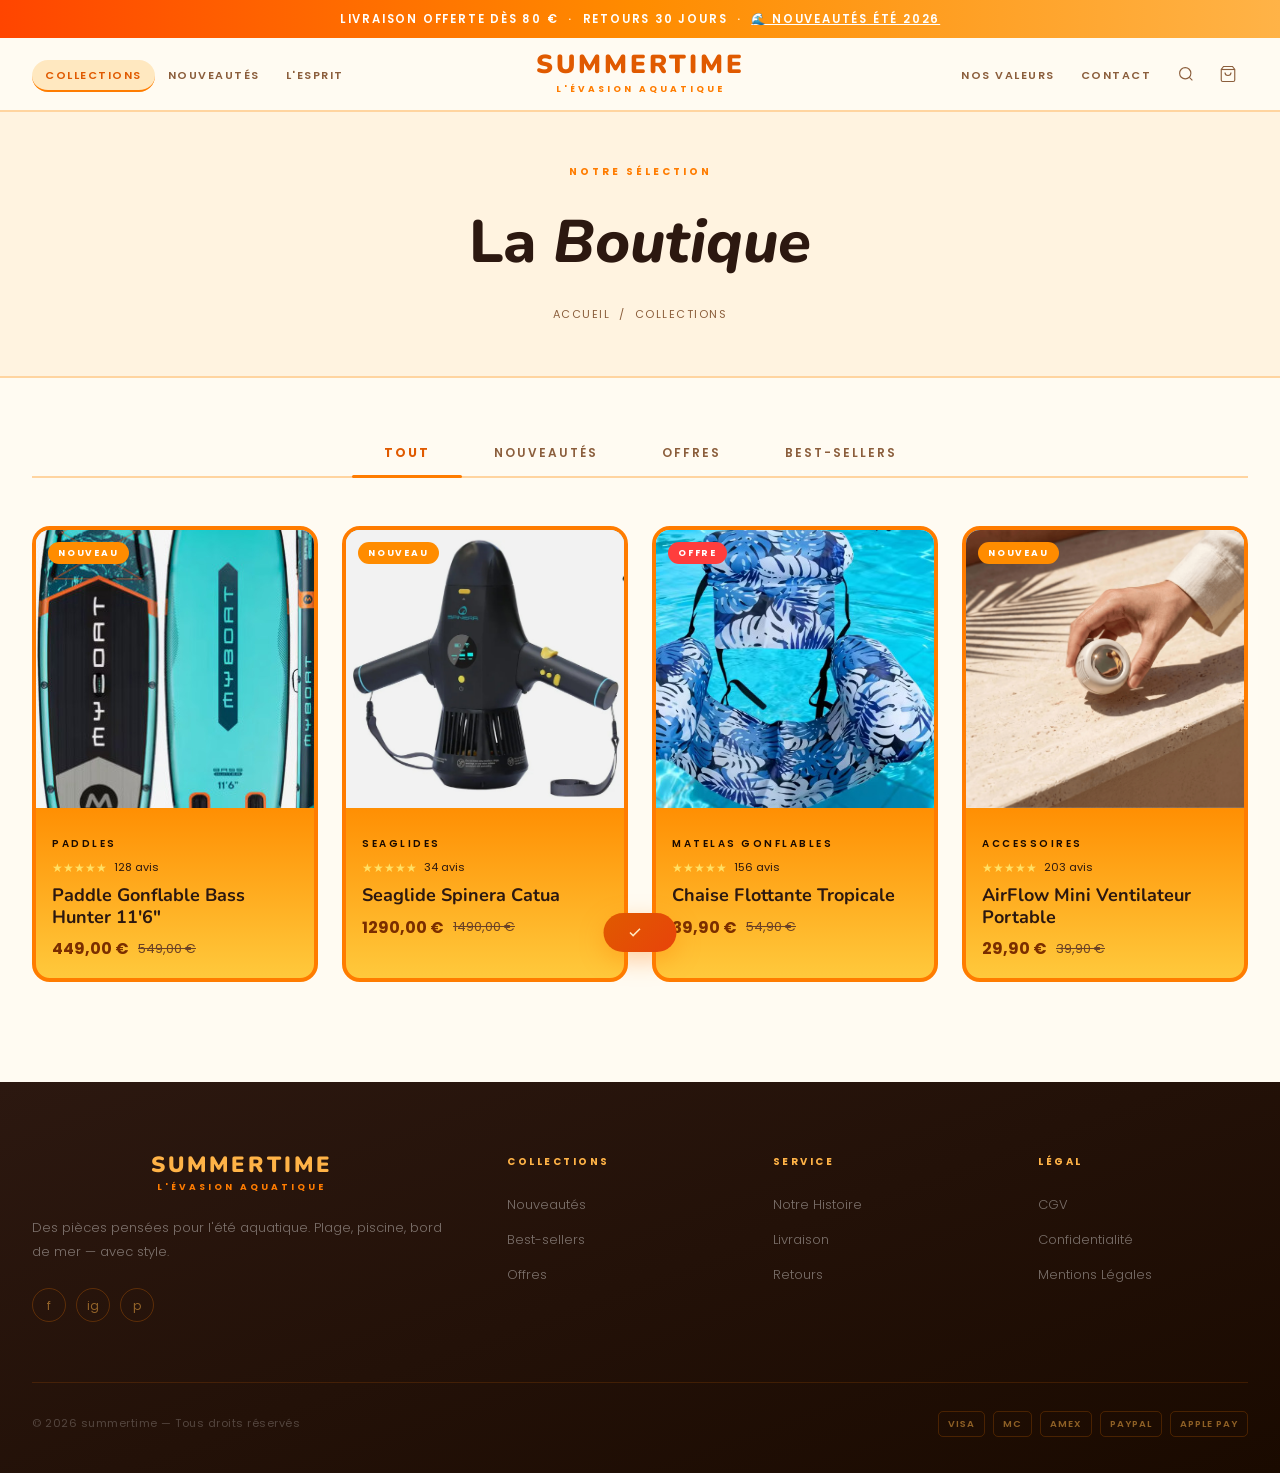
<file: boutique.html>
<!DOCTYPE html>
<html lang="fr">
<head>
<meta charset="UTF-8"><meta name="viewport" content="width=device-width,initial-scale=1.0">
<title>Boutique — summertime</title>
<link rel="preconnect" href="https://fonts.googleapis.com">
<link href="https://fonts.googleapis.com/css2?family=Nunito:wght@400;600;700;800;900&family=Poppins:wght@300;400;500;600&display=swap" rel="stylesheet">
<style>
:root{--cream:#FFF3E0;--ivory:#FFFBF2;--gold:#FF7C00;--gold-lt:#FFB347;--gold-dk:#E05A00;--charcoal:#2C1810;--stone:#8B5E3C;--pebble:#C49A6C;--blush:#FFE8C0;--border:#FFD4A0;--ocean:#E8430A;--teal:#FF8C00;--coral:#FF3D3D;--sand:#FFE4B5;--radius:10px;--t:.28s cubic-bezier(.4,0,.2,1);--max:1360px;
--palm:url("data:image/svg+xml,%3Csvg xmlns='http://www.w3.org/2000/svg' width='180' height='180' viewBox='0 0 180 180'%3E%3Cg opacity='.12' stroke='%23C47800' stroke-width='2.5' fill='none' stroke-linecap='round'%3E%3Cpath d='M95 165 Q98 138 100 108'/%3E%3Cpath d='M100 108 Q70 72 32 66'/%3E%3Cpath d='M100 108 Q118 65 148 52'/%3E%3Cpath d='M100 108 Q88 68 74 35'/%3E%3Cpath d='M100 108 Q128 82 158 88'/%3E%3Cpath d='M100 108 Q62 90 22 95'/%3E%3Ccircle cx='100' cy='107' r='4' fill='%23C47800'/%3E%3C/g%3E%3C/svg%3E");}
*,*::before,*::after{box-sizing:border-box;margin:0;padding:0}
html{scroll-behavior:smooth;font-size:15px}
body{font-family:'Poppins',sans-serif;background:var(--ivory);color:var(--charcoal);-webkit-font-smoothing:antialiased;line-height:1.6}

/* ANNOUNCE */
.announce{background:linear-gradient(90deg,#FF4500,#FF8C00,#FFB347);color:#fff;text-align:center;padding:10px 24px;font-size:11.5px;letter-spacing:1.8px;text-transform:uppercase;font-weight:600}
.announce a{color:#fff;text-decoration:underline}

/* HEADER */
.site-header{position:sticky;top:0;z-index:100;background:rgba(255,251,242,.97);backdrop-filter:blur(14px);border-bottom:2px solid var(--border);transition:box-shadow var(--t)}
.site-header.scrolled{box-shadow:0 2px 24px rgba(255,124,0,.13)}
.header-inner{max-width:var(--max);margin:0 auto;display:grid;grid-template-columns:1fr auto 1fr;align-items:center;padding:0 32px;height:72px}
.nav-left,.nav-right{display:flex;align-items:center;gap:2px}
.nav-right{justify-content:flex-end}
.site-nav a{font-size:11px;letter-spacing:1.5px;text-transform:uppercase;color:var(--stone);text-decoration:none;font-weight:600;padding:7px 13px;border-radius:20px;transition:color var(--t),background var(--t)}
.site-nav a:hover,.site-nav a.active{color:var(--gold-dk);background:var(--blush)}
.site-nav a.active{border-bottom:2px solid var(--gold)}
.logo{text-align:center;text-decoration:none;color:var(--charcoal);display:block}
.logo-main{font-family:'Nunito',sans-serif;font-size:26px;font-weight:900;letter-spacing:3px;text-transform:uppercase;display:block;line-height:1;color:var(--gold-dk)}
.logo-sub{font-size:9px;letter-spacing:3px;text-transform:uppercase;color:var(--gold);font-weight:700;display:block;margin-top:4px}
.header-actions{display:flex;align-items:center;gap:2px}
.btn-icon{width:40px;height:40px;border:none;background:none;border-radius:20px;cursor:pointer;display:flex;align-items:center;justify-content:center;color:var(--stone);position:relative;transition:color var(--t),background var(--t)}
.btn-icon:hover{color:var(--gold-dk);background:var(--blush)}
.btn-icon svg{width:18px;height:18px;stroke-width:1.5}
.cart-badge{position:absolute;top:6px;right:6px;width:16px;height:16px;border-radius:50%;background:var(--coral);color:#fff;font-size:9px;font-weight:700;display:flex;align-items:center;justify-content:center;opacity:0;transform:scale(0);transition:all .2s cubic-bezier(.34,1.56,.64,1)}
.cart-badge.visible{opacity:1;transform:scale(1)}
.hamburger{display:none}

/* PAGE HERO */
.page-hero{background:var(--cream);border-bottom:2px solid var(--border);padding:52px 32px;text-align:center}
.label{font-size:10px;letter-spacing:3px;text-transform:uppercase;color:var(--gold);font-weight:700;margin-bottom:14px;display:block}
.page-hero h1{font-family:'Nunito',sans-serif;font-size:clamp(36px,5vw,60px);font-weight:800}
.page-hero h1 em{font-style:italic}
.breadcrumb{margin-top:16px;font-size:11px;letter-spacing:1.5px;text-transform:uppercase;color:var(--stone)}
.breadcrumb a{color:var(--stone);text-decoration:none}
.breadcrumb a:hover{color:var(--gold)}

/* FILTERS */
.shop-wrap{max-width:var(--max);margin:0 auto;padding:0 32px 100px}
.filters{display:flex;justify-content:center;gap:0;border-bottom:2px solid var(--border);margin:52px 0 48px}
.f-btn{padding:14px 32px;border:none;background:none;font-size:12px;letter-spacing:2px;text-transform:uppercase;color:var(--stone);cursor:pointer;font-weight:600;font-family:'Poppins',sans-serif;position:relative;transition:color var(--t)}
.f-btn::after{content:'';position:absolute;bottom:-2px;left:0;right:0;height:3px;background:var(--gold);border-radius:2px;transform:scaleX(0);transition:transform var(--t)}
.f-btn:hover{color:var(--gold-dk)}
.f-btn.active{color:var(--gold-dk);font-weight:700}
.f-btn.active::after{transform:scaleX(1)}

/* GRID */
.prod-grid{display:grid;grid-template-columns:repeat(4,1fr);gap:32px 24px}
.prod-card{cursor:pointer;background:linear-gradient(180deg,#1FA9E0 0%,#1FA9E0 14%,#FF8C00 60%,#FFC93C 100%);border-radius:18px;padding:0;border:4px solid #FF7C00;overflow:hidden;transition:box-shadow var(--t),transform var(--t)}
.prod-card>.p-cat,.prod-card>.p-rating,.prod-card>.p-name,.prod-card>.p-price{padding-left:16px;padding-right:16px}
.prod-card>.p-cat{padding-top:14px}
.prod-card>.p-price{padding-bottom:16px}
.prod-card .p-cat{color:#1A0A00}.prod-card .revs{color:#2C1810}.prod-card .p-name{color:#2C1810}.prod-card .price-c{color:#7A2E00}.prod-card .price-o{color:#6B4226}.prod-card .stars{color:#FFE066}
.prod-card:hover{box-shadow:0 8px 32px rgba(255,124,0,.18);transform:translateY(-3px)}
.prod-card:hover .prod-img-in{transform:scale(1.05)}
.prod-card:hover .prod-over{opacity:1}
.prod-img{position:relative;aspect-ratio:1/1;overflow:hidden;margin-bottom:14px;background:#fff}
.prod-img-in{position:absolute;inset:0;overflow:hidden;transition:transform .55s cubic-bezier(.4,0,.2,1)}
.prod-img-in img{width:100%;height:100%;object-fit:cover;display:block}
.prod-over{position:absolute;inset:0;background:rgba(44,24,16,.25);opacity:0;transition:opacity var(--t);display:flex;align-items:flex-end;padding:16px}
.prod-quick{width:100%;padding:13px;background:var(--ivory);border:none;font-size:11px;letter-spacing:2px;text-transform:uppercase;font-weight:600;cursor:pointer;color:var(--charcoal);transition:all var(--t);font-family:'Poppins',sans-serif;border-radius:30px}
.prod-quick:hover{background:var(--gold);color:#fff}
.p-badge{position:absolute;top:12px;left:12px;padding:4px 10px;font-size:9px;letter-spacing:1.8px;text-transform:uppercase;font-weight:700;border-radius:20px}
.badge-new{background:var(--teal);color:#fff}
.badge-sale{background:var(--coral);color:#fff}
.p-cat{font-size:10px;letter-spacing:2.5px;text-transform:uppercase;color:var(--gold);font-weight:600;margin-bottom:6px}
.p-name{font-family:'Nunito',sans-serif;font-size:18px;font-weight:700;color:var(--charcoal);margin-bottom:8px;line-height:1.2}
.p-rating{display:flex;align-items:center;gap:7px;margin-bottom:8px}
.stars{color:var(--gold);font-size:12px}
.revs{font-size:11px;color:var(--pebble)}
.p-price{display:flex;align-items:center;gap:9px}
.price-c{font-size:16px;font-weight:700;color:var(--gold-dk)}
.price-o{font-size:13px;color:var(--pebble);text-decoration:line-through}

/* CART DRAWER */
.overlay{position:fixed;inset:0;background:rgba(44,24,16,.5);z-index:199;opacity:0;pointer-events:none;transition:opacity var(--t);backdrop-filter:blur(3px)}
.overlay.open{opacity:1;pointer-events:all}
.cart-drawer{position:fixed;top:0;right:0;bottom:0;width:440px;max-width:100vw;background:var(--ivory);z-index:200;display:flex;flex-direction:column;transform:translateX(100%);transition:transform .32s cubic-bezier(.4,0,.2,1);border-left:3px solid var(--border)}
.cart-drawer.open{transform:translateX(0)}
.cart-head{padding:26px 28px 18px;border-bottom:2px solid var(--border);display:flex;justify-content:space-between;align-items:center;background:var(--cream)}
.cart-head h3{font-family:'Nunito',sans-serif;font-size:22px;font-weight:800;color:var(--gold-dk)}
.cart-close{width:34px;height:34px;border:2px solid var(--border);background:none;cursor:pointer;font-size:15px;color:var(--stone);border-radius:50%;display:flex;align-items:center;justify-content:center;transition:all var(--t)}
.cart-close:hover{border-color:var(--coral);color:var(--coral)}
.cart-body{flex:1;overflow-y:auto;padding:22px 28px}
.cart-empty{display:flex;flex-direction:column;align-items:center;justify-content:center;height:100%;gap:14px;color:var(--pebble);text-align:center}
.cart-empty svg{width:42px;height:42px;opacity:.3;stroke-width:1}
.cart-empty p{font-size:13px;font-weight:500}
.cart-items{display:flex;flex-direction:column;gap:18px}
.cart-item{display:grid;grid-template-columns:78px 1fr auto;gap:12px;align-items:start;padding-bottom:18px;border-bottom:1px solid var(--border)}
.cart-item:last-child{border-bottom:none}
.ci-img{width:80px;height:80px;border-radius:12px;flex-shrink:0;border:3px solid var(--gold-lt);overflow:hidden;background:var(--cream);position:relative}
.ci-img img{width:100%;height:100%;object-fit:cover;display:block}
.ci-name{font-size:13px;font-weight:600;margin-bottom:3px}
.ci-price{font-size:12px;color:var(--gold-dk);font-weight:600;margin-bottom:10px}
.ci-qty{display:flex;align-items:center;gap:9px}
.qty-btn{width:26px;height:26px;border:2px solid var(--border);background:none;cursor:pointer;font-size:14px;display:flex;align-items:center;justify-content:center;color:var(--stone);transition:all var(--t);border-radius:50%}
.qty-btn:hover{border-color:var(--gold);color:var(--gold);background:var(--blush)}
.qty-val{font-size:13px;font-weight:700;min-width:18px;text-align:center}
.ci-remove{background:none;border:none;cursor:pointer;color:var(--pebble);font-size:15px;padding:4px;transition:color var(--t)}
.ci-remove:hover{color:var(--coral)}
.cart-foot{padding:18px 28px 26px;border-top:2px solid var(--border);background:var(--cream)}
.cart-sub{display:flex;justify-content:space-between;align-items:baseline;margin-bottom:8px}
.cart-sub span{font-size:11px;letter-spacing:1px;text-transform:uppercase;color:var(--stone);font-weight:600}
.cart-sub strong{font-family:'Nunito',sans-serif;font-size:26px;font-weight:800;color:var(--gold-dk)}
.cart-note{font-size:11px;color:var(--pebble);margin-bottom:18px}
.btn-checkout{width:100%;padding:15px;background:linear-gradient(135deg,var(--gold),var(--ocean));color:#fff;border:none;font-size:11px;letter-spacing:2px;text-transform:uppercase;font-weight:700;cursor:pointer;transition:all var(--t);font-family:'Poppins',sans-serif;border-radius:30px}
.btn-checkout:hover{transform:translateY(-1px);box-shadow:0 6px 20px rgba(255,124,0,.4)}

/* TOAST */
.toast{position:fixed;bottom:28px;left:50%;transform:translateX(-50%) translateY(80px);background:linear-gradient(135deg,var(--gold-dk),var(--ocean));color:#fff;padding:12px 24px;font-size:12px;z-index:300;display:flex;align-items:center;gap:10px;transition:transform .3s cubic-bezier(.34,1.56,.64,1);white-space:nowrap;box-shadow:0 8px 24px rgba(255,124,0,.35);border-radius:30px;font-weight:600}
.toast.show{transform:translateX(-50%) translateY(0)}
.toast svg{width:15px;height:15px;color:#FFE8C0;flex-shrink:0}

/* FOOTER */
.site-footer{background:linear-gradient(160deg,#2C1810,#1A0A00);color:#fff;padding:72px 32px 36px}
.footer-inner{max-width:var(--max);margin:0 auto}
.footer-grid{display:grid;grid-template-columns:2fr 1fr 1fr 1fr;gap:56px;margin-bottom:60px}
.footer-brand .logo-main{color:var(--gold-lt);font-size:22px;letter-spacing:3px}
.footer-brand p{color:rgba(255,255,255,.4);font-size:13px;margin-top:22px;line-height:1.85;font-weight:300}
.footer-socials{display:flex;gap:10px;margin-top:24px}
.footer-social{width:34px;height:34px;border:1px solid rgba(255,124,0,.25);border-radius:50%;display:flex;align-items:center;justify-content:center;color:rgba(255,179,71,.5);font-size:12px;text-decoration:none;transition:all var(--t)}
.footer-social:hover{border-color:var(--gold);color:var(--gold)}
.footer-col h5{font-size:10px;letter-spacing:2.5px;text-transform:uppercase;color:var(--gold-lt);font-weight:700;margin-bottom:22px}
.footer-col ul{list-style:none;display:flex;flex-direction:column;gap:11px}
.footer-col ul a{color:rgba(255,255,255,.4);font-size:13px;text-decoration:none;font-weight:300;transition:color var(--t)}
.footer-col ul a:hover{color:var(--gold-lt)}
.footer-bottom{border-top:1px solid rgba(255,124,0,.15);padding-top:28px;display:flex;justify-content:space-between;align-items:center;flex-wrap:wrap;gap:14px}
.footer-bottom p{font-size:11px;color:rgba(255,255,255,.22);letter-spacing:.5px}
.pay-row{display:flex;gap:8px}
.pay-chip{padding:4px 9px;border:1px solid rgba(255,124,0,.2);border-radius:5px;font-size:9.5px;color:rgba(255,179,71,.5);letter-spacing:1px;font-weight:600}

@media(max-width:1024px){.prod-grid{grid-template-columns:repeat(2,1fr)}.footer-grid{grid-template-columns:1fr 1fr;gap:36px}}
@media(max-width:768px){.header-inner{grid-template-columns:auto 1fr auto;padding:0 16px}.nav-left{display:none}.hamburger{display:flex}.logo-main{font-size:20px;letter-spacing:2px}.footer-grid{grid-template-columns:1fr;gap:28px}.cart-drawer{width:100vw}}
@media(max-width:640px){
  .shop-wrap{padding:0 0 72px}
  .filters{overflow-x:auto;justify-content:flex-start;padding:0 16px}
  .f-btn{padding:12px 18px;white-space:nowrap}
  .page-hero{padding:36px 16px}
  .prod-grid{display:flex;overflow-x:auto;scroll-snap-type:x mandatory;-webkit-overflow-scrolling:touch;gap:12px;padding:0 16px 16px;max-width:none;margin:0}
  .prod-grid .prod-card{flex:0 0 72vw;scroll-snap-align:start}
}
</style>
</head>
<body>

<div class="announce">Livraison offerte dès 80 € &nbsp;·&nbsp; Retours 30 jours &nbsp;·&nbsp; <a href="#">🌊 Nouveautés Été 2026</a></div>

<header class="site-header" id="main-header">
  <div class="header-inner">
    <div class="nav-left"><nav class="site-nav"><a href="boutique.html" class="active">Collections</a><a href="boutique.html?filter=nouveautes">Nouveautés</a><a href="contact.html">L'Esprit</a></nav></div>
    <a href="index.html" class="logo"><span class="logo-main">summertime</span><span class="logo-sub">L'Évasion Aquatique</span></a>
    <div class="nav-right"><nav class="site-nav"><a href="contact.html">Nos Valeurs</a><a href="contact.html">Contact</a></nav>
      <div class="header-actions">
        <button class="btn-icon" onclick="openSearch()"><svg viewBox="0 0 24 24" fill="none" stroke="currentColor"><circle cx="11" cy="11" r="7.5"/><path d="M20.5 20.5l-4-4"/></svg></button>
        <button class="btn-icon" onclick="openCart()"><svg viewBox="0 0 24 24" fill="none" stroke="currentColor"><path d="M6 2L3 6v14a2 2 0 002 2h14a2 2 0 002-2V6l-3-4z"/><line x1="3" y1="6" x2="21" y2="6"/><path d="M16 10a4 4 0 01-8 0"/></svg><span class="cart-badge" id="cart-badge"></span></button>
        <button class="btn-icon hamburger" onclick="toggleMenu()"><svg viewBox="0 0 24 24" fill="none" stroke="currentColor"><line x1="4" y1="7" x2="20" y2="7"/><line x1="4" y1="12" x2="20" y2="12"/><line x1="4" y1="17" x2="20" y2="17"/></svg></button>
      </div>
    </div>
  </div>
</header>

<div class="page-hero">
  <span class="label">Notre Sélection</span>
  <h1>La <em>Boutique</em></h1>
  <div class="breadcrumb"><a href="index.html">Accueil</a> &nbsp;/&nbsp; Collections</div>
</div>

<div class="shop-wrap">
  <div class="filters">
    <button class="f-btn active" data-filter="all">Tout</button>
    <button class="f-btn" data-filter="nouveautes">Nouveautés</button>
    <button class="f-btn" data-filter="promo">Offres</button>
    <button class="f-btn" data-filter="populaire">Best-sellers</button>
  </div>
  <div class="prod-grid" id="prod-grid"></div>
</div>

<footer class="site-footer"><div class="footer-inner">
  <div class="footer-grid">
    <div class="footer-brand"><a href="index.html" class="logo"><span class="logo-main">summertime</span><span class="logo-sub">L'Évasion Aquatique</span></a><p>Des pièces pensées pour l'été aquatique. Plage, piscine, bord de mer — avec style.</p><div class="footer-socials"><a href="#" class="footer-social">f</a><a href="#" class="footer-social">ig</a><a href="#" class="footer-social">p</a></div></div>
    <div class="footer-col"><h5>Collections</h5><ul><li><a href="boutique.html?filter=nouveautes">Nouveautés</a></li><li><a href="boutique.html?filter=populaire">Best-sellers</a></li><li><a href="boutique.html">Offres</a></li></ul></div>
    <div class="footer-col"><h5>Service</h5><ul><li><a href="contact.html">Notre Histoire</a></li><li><a href="contact.html">Livraison</a></li><li><a href="contact.html">Retours</a></li></ul></div>
    <div class="footer-col"><h5>Légal</h5><ul><li><a href="#">CGV</a></li><li><a href="#">Confidentialité</a></li><li><a href="#">Mentions Légales</a></li></ul></div>
  </div>
  <div class="footer-bottom"><p>© 2026 summertime — Tous droits réservés</p><div class="pay-row"><span class="pay-chip">VISA</span><span class="pay-chip">MC</span><span class="pay-chip">AMEX</span><span class="pay-chip">PAYPAL</span><span class="pay-chip">APPLE PAY</span></div></div>
</div></footer>

<div class="overlay" id="overlay" onclick="closeCart()"></div>
<div class="cart-drawer" id="cart-drawer">
  <div class="cart-head"><h3>Mon Panier <span id="cart-label" style="font-family:'Poppins';font-size:13px;color:var(--stone);font-weight:400"></span></h3><button class="cart-close" onclick="closeCart()">✕</button></div>
  <div class="cart-body" id="cart-body"></div>
  <div class="cart-foot" id="cart-foot" style="display:none">
    <div class="cart-sub"><span>Sous-total</span><strong id="cart-total"></strong></div>
    <p class="cart-note">Livraison calculée à l'étape suivante</p>
    <button class="btn-checkout" onclick="window.location='panier.html'">Finaliser la commande</button>
  </div>
</div>
<div class="toast" id="toast"><svg viewBox="0 0 24 24" fill="none" stroke="currentColor" stroke-width="2.5"><polyline points="20 6 9 17 4 12"/></svg><span id="toast-msg"></span></div>

<script>
// ── PRODUITS ──
const PRODUCTS = [
  {id:1,name:"Paddle Gonflable Bass Hunter 11'6\"",category:"Paddles",price:449.00,original:549.00,badge:"new",emoji:"🏄",img:"paddle-1.jpg.jpg",images:["paddle-1.jpg.jpg","paddle-2.jpg.jpg","paddle-3.jpg.jpg"],stars:4.9,reviews:128,desc:"Stand Up Paddle gonflable ultra-stable 11'6\". Supporte jusqu'à 195 kg. Idéal rivière, lac et mer.",details:"Dimensions : 350×86×15 cm. Poids max : 195 kg. Pression : 12–15 PSI.",filter:["all","nouveautes","populaire","promo"]},
  {id:2,name:"Seaglide Spinera Catua",category:"Seaglides",price:1290.00,original:1490.00,badge:"new",emoji:"🤿",img:"seaglide-1.jpg.jpg",images:["seaglide-1.jpg.jpg","seaglide-2.jpg.jpg","seaglide-3.jpg.jpg"],stars:4.9,reviews:34,desc:"Scooter sous-marin connecté Spinera. 3 vitesses, écran LED.",details:"Moteur 3 vitesses. Fixation paddle/kayak. Étanche eau douce et salée.",filter:["all","nouveautes","populaire","promo"]},
  {id:3,name:"Chaise Flottante Tropicale",category:"Matelas Gonflables",price:39.90,original:54.90,badge:"sale",emoji:"🪑",img:"chaise-1.jpg.jpg",images:["chaise-1.jpg.jpg","chaise-2.jpg.jpg","chaise-3.jpg.jpg"],stars:4.8,reviews:156,desc:"Chaise longue gonflable flottante avec dossier. Motif tropical bleu.",details:"Dimensions : 76×41×61 cm. Capacité max : 100 kg. Idéale piscine.",filter:["all","nouveautes","populaire","promo"]},
  {id:4,name:"AirFlow Mini Ventilateur Portable",category:"Accessoires",price:29.90,original:39.90,badge:"new",emoji:"💨",img:"airflow-1.jpg.jpg",images:["airflow-1.jpg.jpg","airflow-2.jpg.jpg","airflow-3.jpg.jpg"],stars:4.9,reviews:203,desc:"Mini ventilateur portable AirFlow. Design premium, turbine dorée silencieuse.",details:"3 vitesses. Batterie USB-C (autonomie 8h). Ultra-compact.",filter:["all","nouveautes","populaire","promo"]}
];

// ── PANIER ──
function fmt(n){return n.toFixed(2).replace('.',',');}
let cart = JSON.parse(localStorage.getItem('__aqz_cart')||'[]');

function saveCart(){
  localStorage.setItem('__aqz_cart',JSON.stringify(cart));
  renderCart();
}

function cartCount(){return cart.reduce((s,i)=>s+i.qty,0);}
function cartSubtotal(){return cart.reduce((s,i)=>s+i.price*i.qty,0);}

function addToCart(id){
  const p=PRODUCTS.find(x=>x.id===id); if(!p)return;
  const ex=cart.find(x=>x.id===id);
  if(ex)ex.qty++;
  else cart.push({id,name:p.name,price:p.price,emoji:p.emoji,img:p.img,qty:1});
  saveCart();
  showToast('"'+p.name+'" ajouté au panier');
}

function cQty(id,d){
  const i=cart.find(x=>x.id===id); if(!i)return;
  i.qty+=d;
  if(i.qty<=0)cart=cart.filter(x=>x.id!==id);
  saveCart();
}

function cRemove(id){cart=cart.filter(x=>x.id!==id);saveCart();}

function renderCart(){
  const n=cartCount();
  const badge=document.getElementById('cart-badge');
  const lbl=document.getElementById('cart-label');
  if(badge){if(n>0){badge.textContent=n;badge.classList.add('visible');}else badge.classList.remove('visible');}
  if(lbl) lbl.textContent=n>0?'('+n+')':'';
  const body=document.getElementById('cart-body');
  const foot=document.getElementById('cart-foot');
  if(!body)return;
  if(!cart.length){
    body.innerHTML='<div class="cart-empty"><svg viewBox="0 0 24 24" fill="none" stroke="currentColor"><path d="M6 2L3 6v14a2 2 0 002 2h14a2 2 0 002-2V6l-3-4z"/><line x1="3" y1="6" x2="21" y2="6"/><path d="M16 10a4 4 0 01-8 0"/></svg><p>Votre panier est vide</p></div>';
    if(foot)foot.style.display='none';return;
  }
  if(foot)foot.style.display='block';
  body.innerHTML='<div class="cart-items">'+cart.map(i=>`
    <div class="cart-item">
      <div class="ci-img">${(()=>{const p=PRODUCTS.find(x=>x.id===i.id);const src=i.img||(p&&p.img);return src?`<img src="${src}" alt="${i.name}">`:''})()}</div>
      <div><div class="ci-name">${i.name}</div><div class="ci-price">${fmt(i.price)} €</div>
        <div class="ci-qty"><button class="qty-btn" onclick="cQty(${i.id},-1)">−</button><span class="qty-val">${i.qty}</span><button class="qty-btn" onclick="cQty(${i.id},1)">+</button></div>
      </div>
      <button class="ci-remove" onclick="cRemove(${i.id})">✕</button>
    </div>`).join('')+'</div>';
  const tot=document.getElementById('cart-total');
  if(tot)tot.textContent=fmt(cartSubtotal())+' €';
}

function openCart(){
  document.getElementById('overlay').classList.add('open');
  document.getElementById('cart-drawer').classList.add('open');
  document.body.style.overflow='hidden';
}
function closeCart(){
  document.getElementById('overlay').classList.remove('open');
  document.getElementById('cart-drawer').classList.remove('open');
  document.body.style.overflow='';
}

let _tt;
function showToast(msg){
  const el=document.getElementById('toast');
  document.getElementById('toast-msg').textContent=msg;
  el.classList.add('show');
  clearTimeout(_tt);
  _tt=setTimeout(()=>el.classList.remove('show'),2800);
}

function openSearch(){showToast('Recherche disponible bientôt !');}
function toggleMenu(){
  const nav=document.querySelector('.nav-left');
  if(!nav)return;
  if(nav.style.display==='flex'){nav.style.display='';}
  else{nav.style.cssText='display:flex;flex-direction:column;position:absolute;top:72px;left:0;right:0;background:var(--ivory);padding:20px 24px;border-bottom:2px solid var(--border);gap:4px;z-index:99;';}
}

// ── PRODUITS GRID ──
function starsHTML(n){return'★'.repeat(Math.round(n));}

function renderProducts(filter){
  const list = filter==='all' ? PRODUCTS : PRODUCTS.filter(p=>p.filter.includes(filter));
  const grid = document.getElementById('prod-grid');
  if(!list.length){
    grid.innerHTML='<div style="text-align:center;padding:80px 0;color:var(--stone);grid-column:1/-1"><p>Aucun produit dans cette sélection.</p></div>';
    return;
  }
  grid.innerHTML = list.map(p=>`
  <div class="prod-card" onclick="window.location='produit.html?id=${p.id}'">
    <div class="prod-img">
      <div class="prod-img-in"><img src="${p.img}" alt="${p.name}" style="position:absolute;inset:0;width:100%;height:100%;object-fit:cover" onerror="this.style.display='none'"></div>
      ${p.badge?`<span class="p-badge badge-${p.badge}">${p.badge==='new'?'Nouveau':'Offre'}</span>`:''}
      <div class="prod-over"><button class="prod-quick" onclick="event.stopPropagation();addToCart(${p.id})">Ajouter au panier</button></div>
    </div>
    <div class="p-cat">${p.category}</div>
    <div class="p-rating"><span class="stars">${starsHTML(p.stars)}</span><span class="revs">${p.reviews} avis</span></div>
    <div class="p-name">${p.name}</div>
    <div class="p-price"><span class="price-c">${fmt(p.price)} €</span>${p.original?`<span class="price-o">${fmt(p.original)} €</span>`:''}</div>
  </div>`).join('');
}

// ── FILTRES CLIQUABLES ──
document.querySelectorAll('.f-btn').forEach(btn=>{
  btn.addEventListener('click',function(){
    document.querySelectorAll('.f-btn').forEach(b=>b.classList.remove('active'));
    this.classList.add('active');
    renderProducts(this.dataset.filter);
  });
});

// ── INIT ──
const _urlF = new URLSearchParams(location.search).get('filter');
if(_urlF){
  const _b = document.querySelector('.f-btn[data-filter="'+_urlF+'"]');
  if(_b){document.querySelectorAll('.f-btn').forEach(b=>b.classList.remove('active'));_b.classList.add('active');}
  renderProducts(_urlF||'all');
} else {
  renderProducts('all');
}

renderCart();

window.addEventListener('scroll',()=>{
  document.getElementById('main-header').classList.toggle('scrolled',scrollY>60);
});
</script>
</body>
</html>
</file>
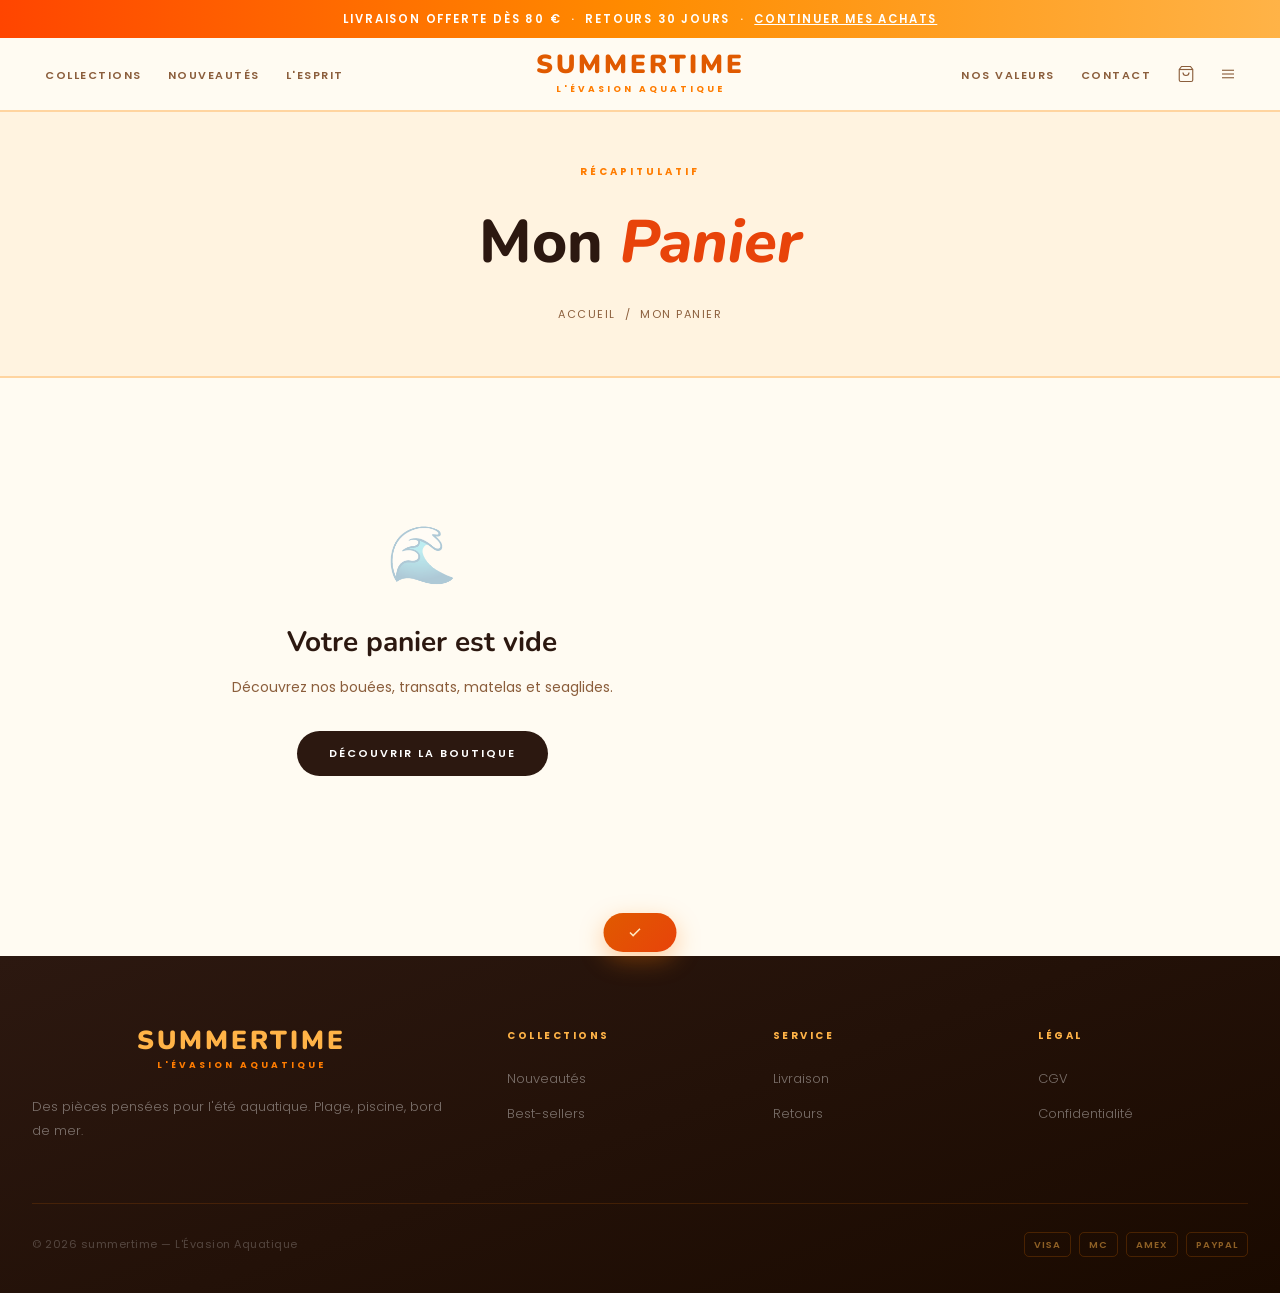
<file: panier.html>
<!DOCTYPE html>
<html lang="fr">
<head>
<meta charset="UTF-8"><meta name="viewport" content="width=device-width,initial-scale=1.0">
<title>Mon Panier — summertime</title>
<link rel="preconnect" href="https://fonts.googleapis.com">
<link href="https://fonts.googleapis.com/css2?family=Nunito:wght@400;600;700;800;900&family=Poppins:wght@300;400;500;600&display=swap" rel="stylesheet">
<style>
:root{--cream:#FFF3E0;--ivory:#FFFBF2;--gold:#FF7C00;--gold-lt:#FFB347;--gold-dk:#E05A00;--charcoal:#2C1810;--stone:#8B5E3C;--pebble:#C49A6C;--blush:#FFE8C0;--border:#FFD4A0;--ocean:#E8430A;--teal:#FF8C00;--coral:#FF3D3D;--sand:#FFE4B5;--radius:10px;--t:.28s cubic-bezier(.4,0,.2,1);--max:1360px;
--palm:url("data:image/svg+xml,%3Csvg xmlns='http://www.w3.org/2000/svg' width='180' height='180' viewBox='0 0 180 180'%3E%3Cg opacity='.12' stroke='%23C47800' stroke-width='2.5' fill='none' stroke-linecap='round'%3E%3Cpath d='M95 165 Q98 138 100 108'/%3E%3Cpath d='M100 108 Q70 72 32 66'/%3E%3Cpath d='M100 108 Q118 65 148 52'/%3E%3Cpath d='M100 108 Q88 68 74 35'/%3E%3Cpath d='M100 108 Q128 82 158 88'/%3E%3Cpath d='M100 108 Q62 90 22 95'/%3E%3Ccircle cx='100' cy='107' r='4' fill='%23C47800'/%3E%3C/g%3E%3C/svg%3E");
}
*,*::before,*::after{box-sizing:border-box;margin:0;padding:0}
html{scroll-behavior:smooth;font-size:15px}
body{font-family:'Poppins',sans-serif;background:var(--ivory);color:var(--charcoal);-webkit-font-smoothing:antialiased;line-height:1.6}

.announce{background:linear-gradient(90deg,#FF4500,#FF8C00,#FFB347);color:#fff;text-align:center;padding:10px 24px;font-size:11.5px;letter-spacing:1.8px;text-transform:uppercase;font-weight:600}
.announce a{color:#fff;text-decoration:underline}

.site-header{position:sticky;top:0;z-index:100;background:rgba(255,251,242,.97);backdrop-filter:blur(14px);border-bottom:2px solid var(--border);transition:box-shadow var(--t)}
.site-header.scrolled{box-shadow:0 2px 24px rgba(255,124,0,.13)}
.header-inner{max-width:var(--max);margin:0 auto;display:grid;grid-template-columns:1fr auto 1fr;align-items:center;padding:0 32px;height:72px}
.nav-left,.nav-right{display:flex;align-items:center;gap:2px}
.nav-right{justify-content:flex-end}
.site-nav a{font-size:11px;letter-spacing:1.5px;text-transform:uppercase;color:var(--stone);text-decoration:none;font-weight:600;padding:7px 13px;border-radius:20px;transition:color var(--t),background var(--t)}
.site-nav a:hover{color:var(--gold-dk);background:var(--blush)}
.logo{text-align:center;text-decoration:none;color:var(--charcoal);display:block}
.logo-main{font-family:'Nunito',sans-serif;font-size:26px;font-weight:900;letter-spacing:3px;text-transform:uppercase;display:block;line-height:1;color:var(--gold-dk)}
.logo-sub{font-size:9px;letter-spacing:3px;text-transform:uppercase;color:var(--gold);font-weight:700;display:block;margin-top:4px}
.header-actions{display:flex;align-items:center;gap:2px}
.btn-icon{width:40px;height:40px;border:none;background:none;border-radius:20px;cursor:pointer;display:flex;align-items:center;justify-content:center;color:var(--stone);position:relative;transition:color var(--t),background var(--t)}
.btn-icon:hover{color:var(--gold-dk);background:var(--blush)}
.btn-icon svg{width:18px;height:18px;stroke-width:1.5}
.cart-badge{position:absolute;top:6px;right:6px;width:16px;height:16px;border-radius:50%;background:var(--coral);color:#fff;font-size:9px;font-weight:700;display:flex;align-items:center;justify-content:center;opacity:0;transform:scale(0);transition:all .2s cubic-bezier(.34,1.56,.64,1)}
.cart-badge.visible{opacity:1;transform:scale(1)}

.page-hero{background:var(--cream);border-bottom:2px solid var(--border);padding:52px 32px;text-align:center}
.label{font-size:10px;letter-spacing:3px;text-transform:uppercase;color:var(--gold);font-weight:700;margin-bottom:14px;display:block}
.page-hero h1{font-family:'Nunito',sans-serif;font-size:clamp(36px,5vw,60px);font-weight:800}
.page-hero h1 em{font-style:italic}
.breadcrumb{margin-top:16px;font-size:11px;letter-spacing:1.5px;text-transform:uppercase;color:var(--stone)}
.breadcrumb a{color:var(--stone);text-decoration:none}

/* CART DRAWER */
.overlay{position:fixed;inset:0;background:rgba(44,24,16,.5);z-index:199;opacity:0;pointer-events:none;transition:opacity var(--t)}
.overlay.open{opacity:1;pointer-events:all}
.cart-drawer{position:fixed;top:0;right:0;bottom:0;width:440px;max-width:100vw;background:var(--ivory);z-index:200;display:flex;flex-direction:column;transform:translateX(100%);transition:transform .32s cubic-bezier(.4,0,.2,1);border-left:3px solid var(--border)}
.cart-drawer.open{transform:translateX(0)}
.cart-head{padding:26px 28px 18px;border-bottom:2px solid var(--border);display:flex;justify-content:space-between;align-items:center;background:var(--cream)}
.cart-head h3{font-family:'Nunito',sans-serif;font-size:22px;font-weight:800;color:var(--gold-dk)}
.cart-close{width:34px;height:34px;border:2px solid var(--border);background:none;cursor:pointer;font-size:15px;color:var(--stone);border-radius:50%;display:flex;align-items:center;justify-content:center;transition:all var(--t)}
.cart-body{flex:1;overflow-y:auto;padding:22px 28px}
.cart-empty{display:flex;flex-direction:column;align-items:center;justify-content:center;height:100%;gap:14px;color:var(--pebble);text-align:center}
.cart-items{display:flex;flex-direction:column;gap:18px}
.cart-item{display:grid;grid-template-columns:72px 1fr auto;gap:12px;align-items:start;padding-bottom:18px;border-bottom:1px solid var(--border)}
.cart-item:last-child{border-bottom:none}
.ci-img{width:82px;height:82px;border-radius:14px;background:var(--cream);flex-shrink:0;border:3px solid var(--gold-lt);overflow:hidden;position:relative}
.ci-img img{width:100%;height:100%;object-fit:cover;display:block}
.ci-name{font-size:13px;font-weight:600;margin-bottom:3px;line-height:1.3}
.ci-price{font-size:12px;color:var(--gold-dk);font-weight:600;margin-bottom:10px}
.ci-qty{display:flex;align-items:center;gap:9px}
.qty-btn{width:26px;height:26px;border:2px solid var(--border);background:none;cursor:pointer;font-size:14px;display:flex;align-items:center;justify-content:center;color:var(--stone);transition:all var(--t);border-radius:50%}
.qty-btn:hover{border-color:var(--gold);color:var(--gold);background:var(--blush)}
.qty-val{font-size:13px;font-weight:700;min-width:18px;text-align:center}
.ci-remove{background:none;border:none;cursor:pointer;color:var(--pebble);font-size:15px;padding:4px;transition:color var(--t)}
.ci-remove:hover{color:var(--coral)}
.cart-foot{padding:18px 28px 26px;border-top:2px solid var(--border);background:var(--cream)}
.cart-sub{display:flex;justify-content:space-between;align-items:baseline;margin-bottom:8px}
.cart-sub span{font-size:11px;letter-spacing:1px;text-transform:uppercase;color:var(--stone);font-weight:600}
.cart-sub strong{font-family:'Nunito',sans-serif;font-size:26px;font-weight:800;color:var(--gold-dk)}
.cart-note{font-size:11px;color:var(--pebble);margin-bottom:18px}
.btn-checkout{width:100%;padding:15px;background:linear-gradient(135deg,var(--gold),var(--ocean));color:#fff;border:none;font-size:11px;letter-spacing:2px;text-transform:uppercase;font-weight:700;cursor:pointer;transition:all var(--t);font-family:'Poppins',sans-serif;border-radius:30px}
.btn-checkout:hover{transform:translateY(-1px);box-shadow:0 6px 20px rgba(255,124,0,.4)}

/* PAGE PANIER */
.cart-page{max-width:var(--max);margin:0 auto;padding:52px 32px 100px;display:grid;grid-template-columns:1fr 380px;gap:56px;align-items:start}

.cart-items-head{display:flex;justify-content:space-between;align-items:center;padding-bottom:20px;border-bottom:2px solid var(--border);margin-bottom:28px}
.cart-items-head h2{font-family:'Nunito',sans-serif;font-size:24px;font-weight:700}
.cart-items-head span{font-size:11px;letter-spacing:1.5px;text-transform:uppercase;color:var(--stone)}

.page-cart-item{display:grid;grid-template-columns:110px 1fr auto;gap:20px;align-items:start;padding:20px;margin-bottom:16px;border-radius:16px;border:2px solid var(--border);background:var(--ivory);transition:box-shadow var(--t),transform var(--t)}
.page-cart-item:hover{box-shadow:0 6px 24px rgba(255,124,0,.15);transform:translateY(-2px)}
.pci-img{width:120px;height:120px;border-radius:16px;background:var(--cream);flex-shrink:0;border:3px solid var(--gold-lt);overflow:hidden;position:relative}
.pci-img img{width:100%;height:100%;object-fit:cover;display:block}
.pci-cat{font-size:10px;letter-spacing:2px;text-transform:uppercase;color:var(--gold);font-weight:600;margin-bottom:5px}
.pci-name{font-family:'Nunito',sans-serif;font-size:20px;font-weight:700;margin-bottom:6px;line-height:1.2}
.pci-price{font-size:14px;color:var(--stone);margin-bottom:14px}
.pci-qty{display:flex;align-items:center;gap:0;border:1px solid var(--border);border-radius:var(--radius);overflow:hidden;width:fit-content}
.pci-qty .qty-btn{width:36px;height:36px;border:none;border-right:1px solid var(--border);border-radius:0}
.pci-qty .qty-btn:last-child{border-right:none;border-left:1px solid var(--border)}
.pci-qty .qty-val{font-size:13px;font-weight:500;min-width:44px;text-align:center}
.pci-info{background:rgba(255,251,242,.88);border-radius:10px;padding:10px 12px}
.pci-right{text-align:right;background:rgba(255,251,242,.88);border-radius:10px;padding:10px 12px}
.pci-total{font-size:18px;font-weight:700;margin-bottom:8px;color:var(--charcoal)}
.pci-remove{background:none;border:none;cursor:pointer;font-size:11px;letter-spacing:1.5px;text-transform:uppercase;color:var(--pebble);font-family:'Poppins',sans-serif;transition:color var(--t)}
.pci-remove:hover{color:var(--coral)}

.empty-cart{text-align:center;padding:80px 0}
.empty-cart .ec-emoji{font-size:56px;opacity:.35;margin-bottom:20px}
.empty-cart h2{font-family:'Nunito',sans-serif;font-size:28px;font-weight:700;margin-bottom:12px}
.empty-cart p{color:var(--stone);font-size:14px;margin-bottom:32px}
.btn-dark{display:inline-block;padding:14px 32px;background:var(--charcoal);color:#fff;text-decoration:none;font-size:11px;letter-spacing:2px;text-transform:uppercase;font-weight:600;border-radius:30px;transition:background var(--t);cursor:pointer;border:none;font-family:'Poppins',sans-serif}
.btn-dark:hover{background:var(--gold-dk)}

/* RÉCAP COMMANDE */
.order-summary{position:sticky;top:88px;background:var(--cream);border:2px solid var(--border);border-radius:var(--radius);padding:28px;overflow:hidden}
.os-title{font-family:'Nunito',sans-serif;font-size:22px;font-weight:700;margin-bottom:16px}

.os-items{display:flex;flex-direction:column;gap:10px;margin-bottom:20px;padding-bottom:20px;border-bottom:1px solid var(--border)}
.os-item{display:flex;align-items:center;gap:12px}
.os-item-thumb{width:62px;height:62px;border-radius:12px;background:var(--cream);flex-shrink:0;border:3px solid var(--gold-lt);overflow:hidden}
.os-item-thumb img{width:100%;height:100%;object-fit:cover;display:block}
.os-item-qty-badge{position:absolute;top:-5px;right:-5px;background:var(--gold);color:#fff;font-size:10px;font-weight:700;width:18px;height:18px;border-radius:50%;display:flex;align-items:center;justify-content:center;z-index:1}
.os-item-info{flex:1;min-width:0}
.os-item-name{font-size:13px;font-weight:600;color:var(--charcoal);white-space:nowrap;overflow:hidden;text-overflow:ellipsis}
.os-item-sub{font-size:12px;color:var(--stone)}

.os-line{display:flex;justify-content:space-between;align-items:center;font-size:13px;margin-bottom:12px;color:var(--stone)}
.os-line strong{color:var(--charcoal);font-weight:600}
.os-free{background:rgba(34,197,94,.1);border:1px solid rgba(34,197,94,.25);border-radius:var(--radius);padding:10px 14px;font-size:12px;color:#166534;font-weight:600;margin:12px 0;text-align:center}
.os-total{display:flex;justify-content:space-between;align-items:baseline;padding:16px 0;border-top:1px solid var(--border);margin-top:8px;margin-bottom:20px}
.os-total span{font-size:11px;letter-spacing:1.5px;text-transform:uppercase;color:var(--stone)}
.os-total strong{font-family:'Nunito',sans-serif;font-size:30px;font-weight:800;color:var(--gold-dk)}
.os-trust{margin-top:16px;display:flex;flex-direction:column;gap:8px}
.os-trust-item{display:flex;align-items:center;gap:8px;font-size:12px;color:var(--stone)}
.os-trust-item span{font-size:15px}

.promo-row{display:flex;gap:0;border:1px solid var(--border);border-radius:var(--radius);overflow:hidden;margin-bottom:16px}
.promo-row input{flex:1;padding:11px 14px;background:transparent;border:none;font-size:13px;outline:none;font-family:'Poppins',sans-serif;color:var(--charcoal)}
.promo-row input::placeholder{color:var(--pebble)}
.promo-row button{padding:11px 16px;background:var(--charcoal);border:none;color:#fff;font-size:10px;letter-spacing:1.5px;text-transform:uppercase;font-weight:600;cursor:pointer;font-family:'Poppins',sans-serif;transition:background var(--t);white-space:nowrap}
.promo-row button:hover{background:var(--gold)}

/* TOAST */
.toast{position:fixed;bottom:28px;left:50%;transform:translateX(-50%) translateY(80px);background:linear-gradient(135deg,var(--gold-dk),var(--ocean));color:#fff;padding:12px 24px;font-size:12px;z-index:300;display:flex;align-items:center;gap:10px;transition:transform .3s cubic-bezier(.34,1.56,.64,1);white-space:nowrap;box-shadow:0 8px 24px rgba(255,124,0,.35);border-radius:30px;font-weight:600}
.toast.show{transform:translateX(-50%) translateY(0)}
.toast svg{width:15px;height:15px;color:#FFE8C0;flex-shrink:0}

/* FOOTER */
.site-footer{background:linear-gradient(160deg,#2C1810,#1A0A00);color:#fff;padding:72px 32px 36px}
.footer-inner{max-width:var(--max);margin:0 auto}
.footer-grid{display:grid;grid-template-columns:2fr 1fr 1fr 1fr;gap:56px;margin-bottom:60px}
.footer-brand .logo-main{color:var(--gold-lt)}
.footer-brand p{color:rgba(255,255,255,.4);font-size:13px;margin-top:22px;line-height:1.85;font-weight:300}
.footer-col h5{font-size:10px;letter-spacing:2.5px;text-transform:uppercase;color:var(--gold-lt);font-weight:700;margin-bottom:22px}
.footer-col ul{list-style:none;display:flex;flex-direction:column;gap:11px}
.footer-col ul a{color:rgba(255,255,255,.4);font-size:13px;text-decoration:none;font-weight:300;transition:color var(--t)}
.footer-col ul a:hover{color:var(--gold-lt)}
.footer-bottom{border-top:1px solid rgba(255,124,0,.15);padding-top:28px;display:flex;justify-content:space-between;align-items:center;flex-wrap:wrap;gap:14px}
.footer-bottom p{font-size:11px;color:rgba(255,255,255,.22);letter-spacing:.5px}
.pay-row{display:flex;gap:8px}
.pay-chip{padding:4px 9px;border:1px solid rgba(255,124,0,.2);border-radius:5px;font-size:9.5px;color:rgba(255,179,71,.5);letter-spacing:1px;font-weight:600}

@media(max-width:1024px){.cart-page{grid-template-columns:1fr}.order-summary{position:static}.footer-grid{grid-template-columns:1fr 1fr;gap:36px}}
@media(max-width:768px){.header-inner{grid-template-columns:auto 1fr auto;padding:0 16px}.nav-left{display:none}.hamburger{display:flex}.logo-main{font-size:20px;letter-spacing:2px}.footer-grid{grid-template-columns:1fr;gap:28px}.cart-drawer{width:100vw}}
@media(max-width:640px){
  .cart-page{padding:20px 12px 80px}
  .page-cart-item{grid-template-columns:80px 1fr;gap:12px}
  .pci-right{display:none}
  .pci-img{width:80px;height:80px}
  .pci-name{font-size:16px}
  .page-hero{padding:30px 16px}
  .cart-items-head{flex-direction:column;align-items:flex-start;gap:6px}
}
</style>
</head>
<body>

<div class="announce">Livraison offerte dès 80 € &nbsp;·&nbsp; Retours 30 jours &nbsp;·&nbsp; <a href="boutique.html">Continuer mes achats</a></div>

<header class="site-header" id="main-header">
  <div class="header-inner">
    <div class="nav-left"><nav class="site-nav"><a href="boutique.html">Collections</a><a href="boutique.html?filter=nouveautes">Nouveautés</a><a href="contact.html">L'Esprit</a></nav></div>
    <a href="index.html" class="logo"><span class="logo-main">summertime</span><span class="logo-sub">L'Évasion Aquatique</span></a>
    <div class="nav-right"><nav class="site-nav"><a href="contact.html">Nos Valeurs</a><a href="contact.html">Contact</a></nav>
      <div class="header-actions">
        <button class="btn-icon" onclick="openCart()"><svg viewBox="0 0 24 24" fill="none" stroke="currentColor"><path d="M6 2L3 6v14a2 2 0 002 2h14a2 2 0 002-2V6l-3-4z"/><line x1="3" y1="6" x2="21" y2="6"/><path d="M16 10a4 4 0 01-8 0"/></svg><span class="cart-badge" id="cart-badge"></span></button>
        <button class="btn-icon hamburger" onclick="toggleMenu()"><svg viewBox="0 0 24 24" fill="none" stroke="currentColor"><line x1="4" y1="7" x2="20" y2="7"/><line x1="4" y1="12" x2="20" y2="12"/><line x1="4" y1="17" x2="20" y2="17"/></svg></button>
      </div>
    </div>
  </div>
</header>

<div class="page-hero">
  <span class="label">Récapitulatif</span>
  <h1>Mon <em style="color:var(--ocean)">Panier</em></h1>
  <div class="breadcrumb"><a href="index.html">Accueil</a> &nbsp;/&nbsp; Mon Panier</div>
</div>

<div class="cart-page">
  <div id="cart-items-side"></div>
  <div class="order-summary" id="order-summary" style="display:none">
    <div class="os-title">Résumé</div>
    <div class="os-items" id="os-items"></div>
    <div class="os-line"><span>Sous-total</span><strong id="os-sub">—</strong></div>
    <div class="os-line"><span>Livraison</span><strong id="os-ship">—</strong></div>
    <div class="os-free" id="os-free-msg" style="display:none">✓ Livraison offerte !</div>
    <div class="promo-row"><input type="text" placeholder="Code promo" id="promo-input"><button onclick="applyPromo()">Appliquer</button></div>
    <div class="os-total"><span>Total</span><strong id="os-total">—</strong></div>
    <button class="btn-dark" style="width:100%;padding:16px;font-size:11px;text-align:center;display:block" onclick="window.location='paiement.html'">Passer commande →</button>
    <div class="os-trust">
      <div class="os-trust-item"><span>🔒</span> Paiement 100% sécurisé</div>
      <div class="os-trust-item"><span>↩</span> Retours gratuits 30 jours</div>
      <div class="os-trust-item"><span>🌊</span> Service client 7j/7</div>
    </div>
  </div>
</div>

<div class="overlay" id="overlay" onclick="closeCart()"></div>
<div class="cart-drawer" id="cart-drawer">
  <div class="cart-head"><h3>Votre Sélection <span id="cart-label" style="font-family:'Poppins';font-size:13px;color:var(--stone);font-weight:400"></span></h3><button class="cart-close" onclick="closeCart()">✕</button></div>
  <div class="cart-body" id="cart-body"></div>
  <div class="cart-foot" id="cart-foot" style="display:none">
    <div class="cart-sub"><span>Sous-total</span><strong id="cart-total"></strong></div>
    <p class="cart-note">Livraison calculée à l'étape suivante</p>
    <button class="btn-checkout" onclick="window.location='paiement.html'">Finaliser la commande</button>
  </div>
</div>
<div class="toast" id="toast"><svg viewBox="0 0 24 24" fill="none" stroke="currentColor" stroke-width="2.5"><polyline points="20 6 9 17 4 12"/></svg><span id="toast-msg"></span></div>

<footer class="site-footer"><div class="footer-inner">
  <div class="footer-grid">
    <div class="footer-brand"><a href="index.html" class="logo"><span class="logo-main">summertime</span><span class="logo-sub">L'Évasion Aquatique</span></a><p>Des pièces pensées pour l'été aquatique. Plage, piscine, bord de mer.</p></div>
    <div class="footer-col"><h5>Collections</h5><ul><li><a href="boutique.html?filter=nouveautes">Nouveautés</a></li><li><a href="boutique.html">Best-sellers</a></li></ul></div>
    <div class="footer-col"><h5>Service</h5><ul><li><a href="contact.html">Livraison</a></li><li><a href="contact.html">Retours</a></li></ul></div>
    <div class="footer-col"><h5>Légal</h5><ul><li><a href="#">CGV</a></li><li><a href="#">Confidentialité</a></li></ul></div>
  </div>
  <div class="footer-bottom"><p>© 2026 summertime — L'Évasion Aquatique</p><div class="pay-row"><span class="pay-chip">VISA</span><span class="pay-chip">MC</span><span class="pay-chip">AMEX</span><span class="pay-chip">PAYPAL</span></div></div>
</div></footer>

<script>
const PRODUCTS=[
  {id:1,name:"Paddle Gonflable Bass Hunter 11'6\"",category:"Paddles",price:449.00,emoji:"🏄",img:"paddle-1.jpg.jpg"},
  {id:2,name:"Seaglide Spinera Catua",category:"Seaglides",price:1290.00,emoji:"🤿",img:"seaglide-1.jpg.jpg"},
  {id:3,name:"Chaise Flottante Tropicale",category:"Matelas Gonflables",price:39.90,emoji:"🪑",img:"chaise-1.jpg.jpg"},
  {id:4,name:"AirFlow Mini Ventilateur Portable",category:"Accessoires",price:29.90,emoji:"💨",img:"airflow-1.jpg.jpg"}
];

function fmt(n){return n.toFixed(2).replace('.',',');}
let cart=JSON.parse(localStorage.getItem('__aqz_cart')||'[]');

function saveCart(){localStorage.setItem('__aqz_cart',JSON.stringify(cart));renderCart();}
function cartCount(){return cart.reduce((s,i)=>s+i.qty,0);}
function cartSubtotal(){return cart.reduce((s,i)=>s+i.price*i.qty,0);}
function getProduct(id){return PRODUCTS.find(x=>x.id===id);}

function cQty(id,d){
  const i=cart.find(x=>x.id===id);
  if(!i)return;
  i.qty+=d;
  if(i.qty<=0)cart=cart.filter(x=>x.id!==id);
  saveCart();
  renderPageCart();
}
function cRemove(id){cart=cart.filter(x=>x.id!==id);saveCart();renderPageCart();}

let toastT;
function showToast(msg){
  const t=document.getElementById('toast');
  document.getElementById('toast-msg').textContent=msg;
  t.classList.add('show');
  clearTimeout(toastT);
  toastT=setTimeout(()=>t.classList.remove('show'),2800);
}

function openCart(){document.getElementById('cart-drawer').classList.add('open');document.getElementById('overlay').classList.add('open');}
function closeCart(){document.getElementById('cart-drawer').classList.remove('open');document.getElementById('overlay').classList.remove('open');}

function renderCart(){
  const n=cartCount();
  const badge=document.getElementById('cart-badge');
  const lbl=document.getElementById('cart-label');
  const body=document.getElementById('cart-body');
  const foot=document.getElementById('cart-foot');
  if(badge){badge.textContent=n;badge.classList.toggle('visible',n>0);}
  if(lbl)lbl.textContent=n>0?`(${n})`:'';
  if(!body)return;
  if(!cart.length){
    body.innerHTML='<div class="cart-empty"><p>Votre panier est vide</p></div>';
    if(foot)foot.style.display='none';return;
  }
  if(foot){
    foot.style.display='block';
    document.getElementById('cart-total').textContent=fmt(cartSubtotal())+' €';
  }
  body.innerHTML='<div class="cart-items">'+cart.map(i=>{
    const p=getProduct(i.id);
    return`<div class="cart-item">
      <div class="ci-img">${p&&p.img?`<img src="${p.img}" alt="${i.name}" style="position:absolute;inset:0;width:100%;height:100%;object-fit:cover">`:''}</div>
      <div>
        <div class="ci-name">${i.name}</div>
        <div class="ci-price">${fmt(i.price)} €</div>
        <div class="ci-qty">
          <button class="qty-btn" onclick="cQty(${i.id},-1)">−</button>
          <span class="qty-val">${i.qty}</span>
          <button class="qty-btn" onclick="cQty(${i.id},1)">+</button>
        </div>
      </div>
      <button class="ci-remove" onclick="cRemove(${i.id})">✕</button>
    </div>`;
  }).join('')+'</div>';
}

function renderPageCart(){
  const side=document.getElementById('cart-items-side');
  const summary=document.getElementById('order-summary');
  if(!cart.length){
    side.innerHTML=`<div class="empty-cart"><div class="ec-emoji">🌊</div><h2>Votre panier est vide</h2><p>Découvrez nos bouées, transats, matelas et seaglides.</p><a href="boutique.html" class="btn-dark">Découvrir la boutique</a></div>`;
    summary.style.display='none';
    return;
  }
  summary.style.display='block';
  const sub=cartSubtotal();
  const shipping=sub>=80?0:5.90;
  const total=sub+shipping;
  document.getElementById('os-sub').textContent=fmt(sub)+' €';
  document.getElementById('os-ship').textContent=shipping===0?'Offerte':fmt(shipping)+' €';
  document.getElementById('os-free-msg').style.display=sub>=80?'block':'none';
  document.getElementById('os-total').textContent=fmt(total)+' €';

  // mini photos dans le récap
  document.getElementById('os-items').innerHTML=cart.map(item=>{
    const p=getProduct(item.id);
    return`<div class="os-item">
      <div class="os-item-thumb" style="position:relative">
        ${p&&p.img?`<img src="${p.img}" alt="${item.name}" style="position:absolute;inset:0;width:100%;height:100%;object-fit:cover">`:''}
        <span class="os-item-qty-badge">${item.qty}</span>
      </div>
      <div class="os-item-info">
        <div class="os-item-name">${item.name}</div>
        <div class="os-item-sub">${fmt(item.price*item.qty)} €</div>
      </div>
    </div>`;
  }).join('');

  // liste articles
  side.innerHTML=`<div class="cart-items-head"><h2>${cart.length} article${cart.length>1?'s':''}</h2><span>${fmt(sub)} €</span></div>`+
    cart.map(item=>{
      const p=getProduct(item.id);
      return`<div class="page-cart-item">
        <div class="pci-img">
          ${p&&p.img?`<img src="${p.img}" alt="${item.name}" style="position:absolute;inset:0;width:100%;height:100%;object-fit:cover">`:``}
        </div>
        <div class="pci-info">
          <div class="pci-cat">${p?p.category:''}</div>
          <div class="pci-name">${item.name}</div>
          <div class="pci-price">${fmt(item.price)} € / unité</div>
          <div class="pci-qty">
            <button class="qty-btn" onclick="cQty(${item.id},-1)">−</button>
            <span class="qty-val">${item.qty}</span>
            <button class="qty-btn" onclick="cQty(${item.id},1)">+</button>
          </div>
        </div>
        <div class="pci-right">
          <div class="pci-total">${fmt(item.price*item.qty)} €</div>
          <button class="pci-remove" onclick="cRemove(${item.id})">Retirer</button>
        </div>
      </div>`;
    }).join('');
}

function applyPromo(){
  const v=document.getElementById('promo-input').value.trim().toUpperCase();
  if(v==='SUMMERTIME20')showToast('Code −20 % appliqué !');
  else if(v)showToast('Code invalide ou expiré');
}

renderCart();
renderPageCart();
window.addEventListener('scroll',()=>{document.getElementById('main-header').classList.toggle('scrolled',scrollY>60);});
function toggleMenu(){const nav=document.querySelector('.nav-left');if(!nav)return;if(nav.style.display==='flex'){nav.style.display='';}else{nav.style.cssText='display:flex;flex-direction:column;position:absolute;top:72px;left:0;right:0;background:var(--ivory);padding:20px 24px;border-bottom:2px solid var(--border);gap:4px;z-index:99;';}}
</script>
</body></html>
</file>
